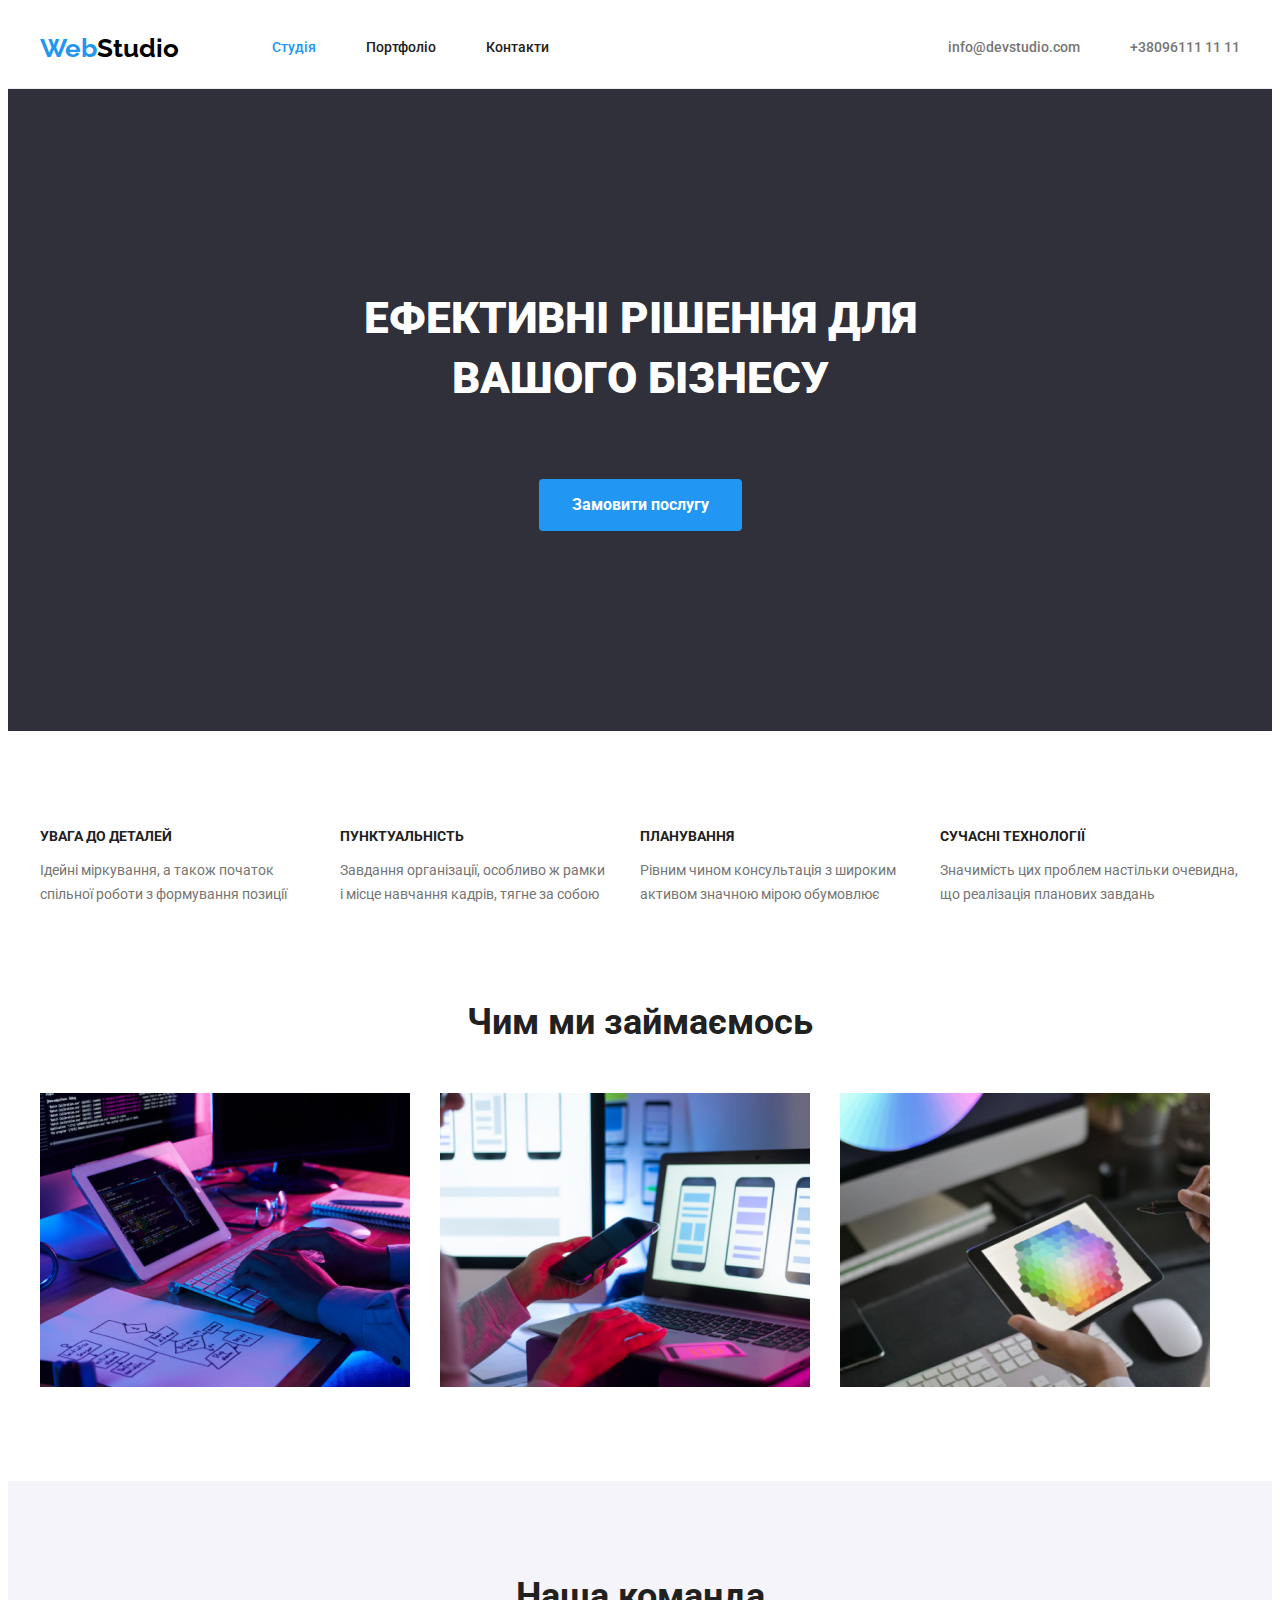
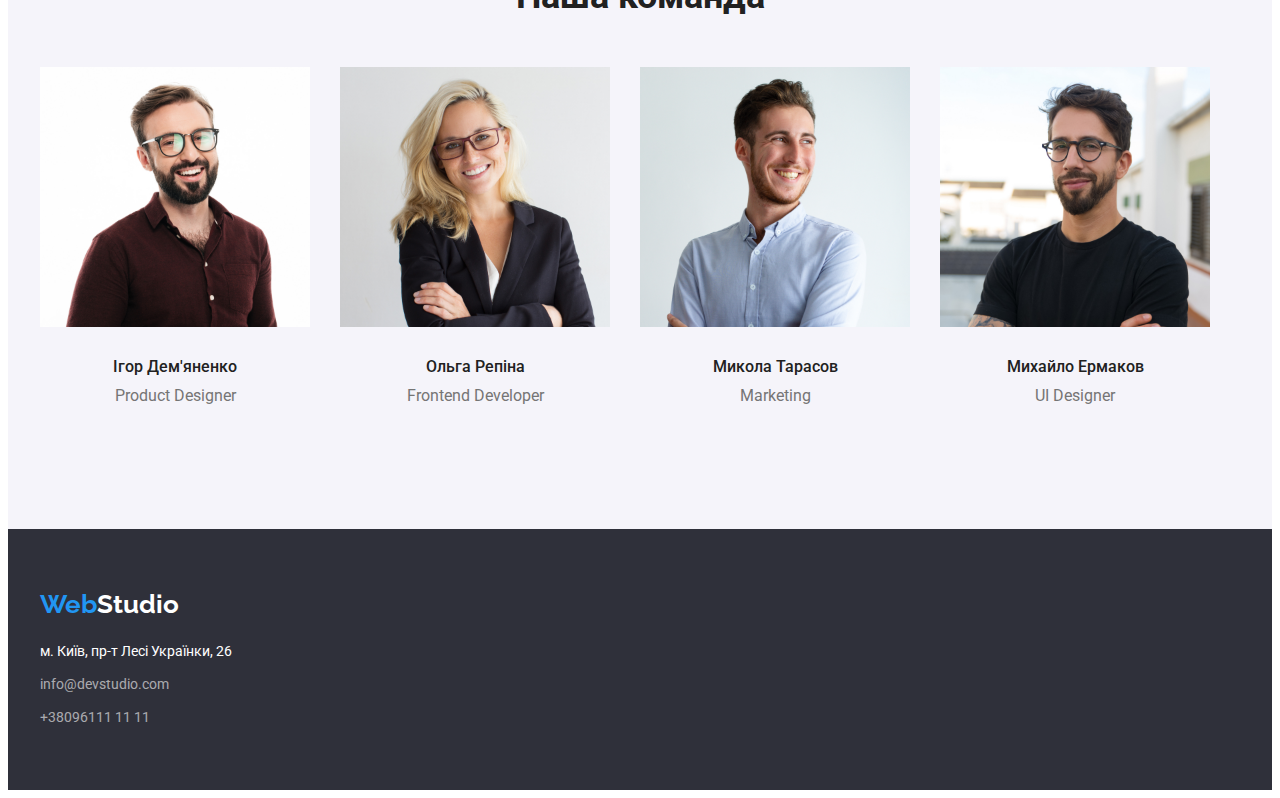
<file: index.html>
<!DOCTYPE html>
<body lang="en">
<head>
    <meta charset="UTF-8">
    <meta http-equiv="X-UA-Compatible" content="IE=edge">
    <meta name="viewport" content="width=>, initial-scale=1.0">
    <title>WebStudio</title>
    <link rel="preconnect" href="https://fonts.googleapis.com" />
    <link rel="preconnect" href="https://fonts.gstatic.com" crossorigin />
    <link href="https://fonts.googleapis.com/css2?family=Raleway:wght@700&family=Roboto:wght@400;500;700;900&display=swap"
        rel="stylesheet" />
    <link rel="stylesheet" href="https://cdnjs.cloudflare.com/ajax/libs/modern-normalize/1.1.0/modern-normalize.min.css"
        integrity="sha512-wpPYUAdjBVSE4KJnH1VR1HeZfpl1ub8YT/NKx4PuQ5NmX2tKuGu6U/JRp5y+Y8XG2tV+wKQpNHVUX03MfMFn9Q=="
        crossorigin="anonymous" referrerpolicy="no-referrer" />
    <link rel="stylesheet" href="./css/styles.css">
</head>
<body>
    <header class="header">
        <div class="container nav-flex">
            <a href="./index.html"  lang="en" class="logo link">Web<span class="logo-black">Studio</span></a>
            <nav class="header-nav">
                <ul class="nav-list list">
                    <li class="nav-item">
                        <a class="nav-link current link" href="./index.html">Cтудія</a>
                    </li>
                    <li class="nav-item">
                        <a class="nav-link link" href="./portfolio.html">Портфоліо</a>
                    </li>
                    <li class="nav-item">
                        <a class="nav-link link" href="./contacts.html">Контакти</a>
                    </li>
                </ul> 
            </nav>      
                <ul class="header-contact-list list">
                    <li class="header-contact-item">
                        <a class="header-contact-link link" href="mailto:info@devstudio.com">info@devstudio.com</a>
                    </li>
                    <li class="header-contact-item">
                        <a class="header-contact-link link" href="tel:+380961111111">+38096111 11 11</a>
                    </li>
                </ul>
        </div> 
    </header>  
<main>
    <section class="section service">
        <div class="container">
            <h1 class="service-title">ЕФЕКТИВНІ РІШЕННЯ ДЛЯ ВАШОГО БІЗНЕСУ</h1>
            <button class="service-button" type="button">Замовити послугу</button>
        </div>    
    </section>
    <section class="section main-content">
        <div class="container">
            <h2 class="section-title visually-hidden" aria-hidden="true" tabindex="-1">Наші переваги</h2>
            <ul class="features list">
                <li class="features-item">
                    <h3 class="features-title">УВАГА ДО ДЕТАЛЕЙ</h3>
                    <p class="features-text">Ідейні міркування, а також початок спільної роботи з формування позиції</p>
                </li>
                <li class="features-item">
                    <h3 class="features-title">ПУНКТУАЛЬНІСТЬ</h3>
                    <p class="features-text">Завдання організації, особливо ж рамки і місце навчання кадрів, тягне за собою</p>
                </li>
                <li class="features-item">
                    <h3 class="features-title">ПЛАНУВАННЯ</h3>
                    <p class="features-text">Рівним чином консультація з широким активом значною мірою обумовлює</p>
                </li>
                <li class="features-item">
                    <h3 class="features-title">СУЧАСНІ ТЕХНОЛОГІЇ</h3>
                    <p class="features-text">Значимість цих проблем настільки очевидна, що реалізація планових завдань</p>
                </li>
            </ul>
        </div>
    </section> 
    <section class="section work">        
        <div class="container">
            <h2 class="work-title">Чим ми займаємось</h2>
            <ul class="work-list list">
                <li class="work-item">
                    <img src="./images webstudio/computer.jpg" alt="Руки чоловіка на клавіатурі на фоні планшета з написаним кодом" width="370" height="294">
                </li>
                <li class="work-item">
                    <img src="./images webstudio/telephone.jpg" alt="Телефон в долоні перед компьютерним єкраном з макетами телефонів" width="370" height="294">
                </li>
                <li class="work-item">
                    <img src="./images webstudio/tablet.jpg" alt="Планшет зі зразком палітри кольорів у руці жінки" width="370" height="294">
                </li>
            </ul>
        </div>
    </section>  
    <section class="section team">         
        <div class="container">
            <h2 class="team-title">Наша команда</h2>
            <ul class="team-list list">
                <li class="team-item">
                    <img src="./images webstudio/demyanenko.jpg" alt="Чоловік в червоній сорочці та окулярах" width="270" height="260">
                    <div class="team-members">
                        <h3 class="team-member">Ігор Дем'яненко</h3>
                        <p class="team-text">Product Designer</p> 
                    </div>
                </li>
                <li class="team-item">
                    <img src="./images webstudio/repina.jpg" alt="Білява жінка в окулярах зі схрещеними руками" width="270" height="260">
                    <div class="team-members">
                        <h3 class="team-member">Ольга Репіна</h3>
                        <p class="team-text">Frontend Developer</p>
                    </div>    
                </li>
                <li class="team-item">
                    <img src="./images webstudio/tarasov.jpg" alt="Чоловік з щирою посмішкою у білій сорочці" width="270" height="260">
                    <div class="team-members">
                        <h3 class="team-member">Микола Тарасов</h3>
                        <p class="team-text">Marketing</p>
                    </div>    
                </li>
                <li class="team-item">
                    <img src="./images webstudio/ermakov.jpg" alt="Чоловік в окулярах та чорній футболці" width="270" height="260">
                    <div class="team-members">
                        <h3 class="team-member">Михайло Ермаков</h3>
                        <p class="team-text">UI Designer</p>
                    </div>    
                </li>
            </ul>
        </div>
    </section> 
</main>
<footer class="footer">
    <div class="container">
    <a href="./index.html" lang="en" class="logo link">Web<span class="logo-white">Studio</span></a>
        <address class="footer-contact">
            <ul class="footer-contact-list list">        
                <li class="footer-contact-item">
                    <a class="footer-contact-map-link link" 
                    href="https://goo.gl/maps/4umdJ6Db8RiHng4y5" 
                    target="_blank" rel="noreferrer noopener">м. Київ, пр-т Лесі Українки, 26</a>
                </li>
                <li class="footer-contact-item">
                    <a class="footer-contact-link link" 
                    href="mailto:info@devstudio.com">info@devstudio.com</a>
                </li>
                <li class="footer-contact-item">
                    <a class="footer-contact-link link"
                    href="tel:+380961111111">+38096111 11 11</a>
                </li>
            </ul>
        </address>
    </div> 
</footer>
</body>        
</html>
</file>
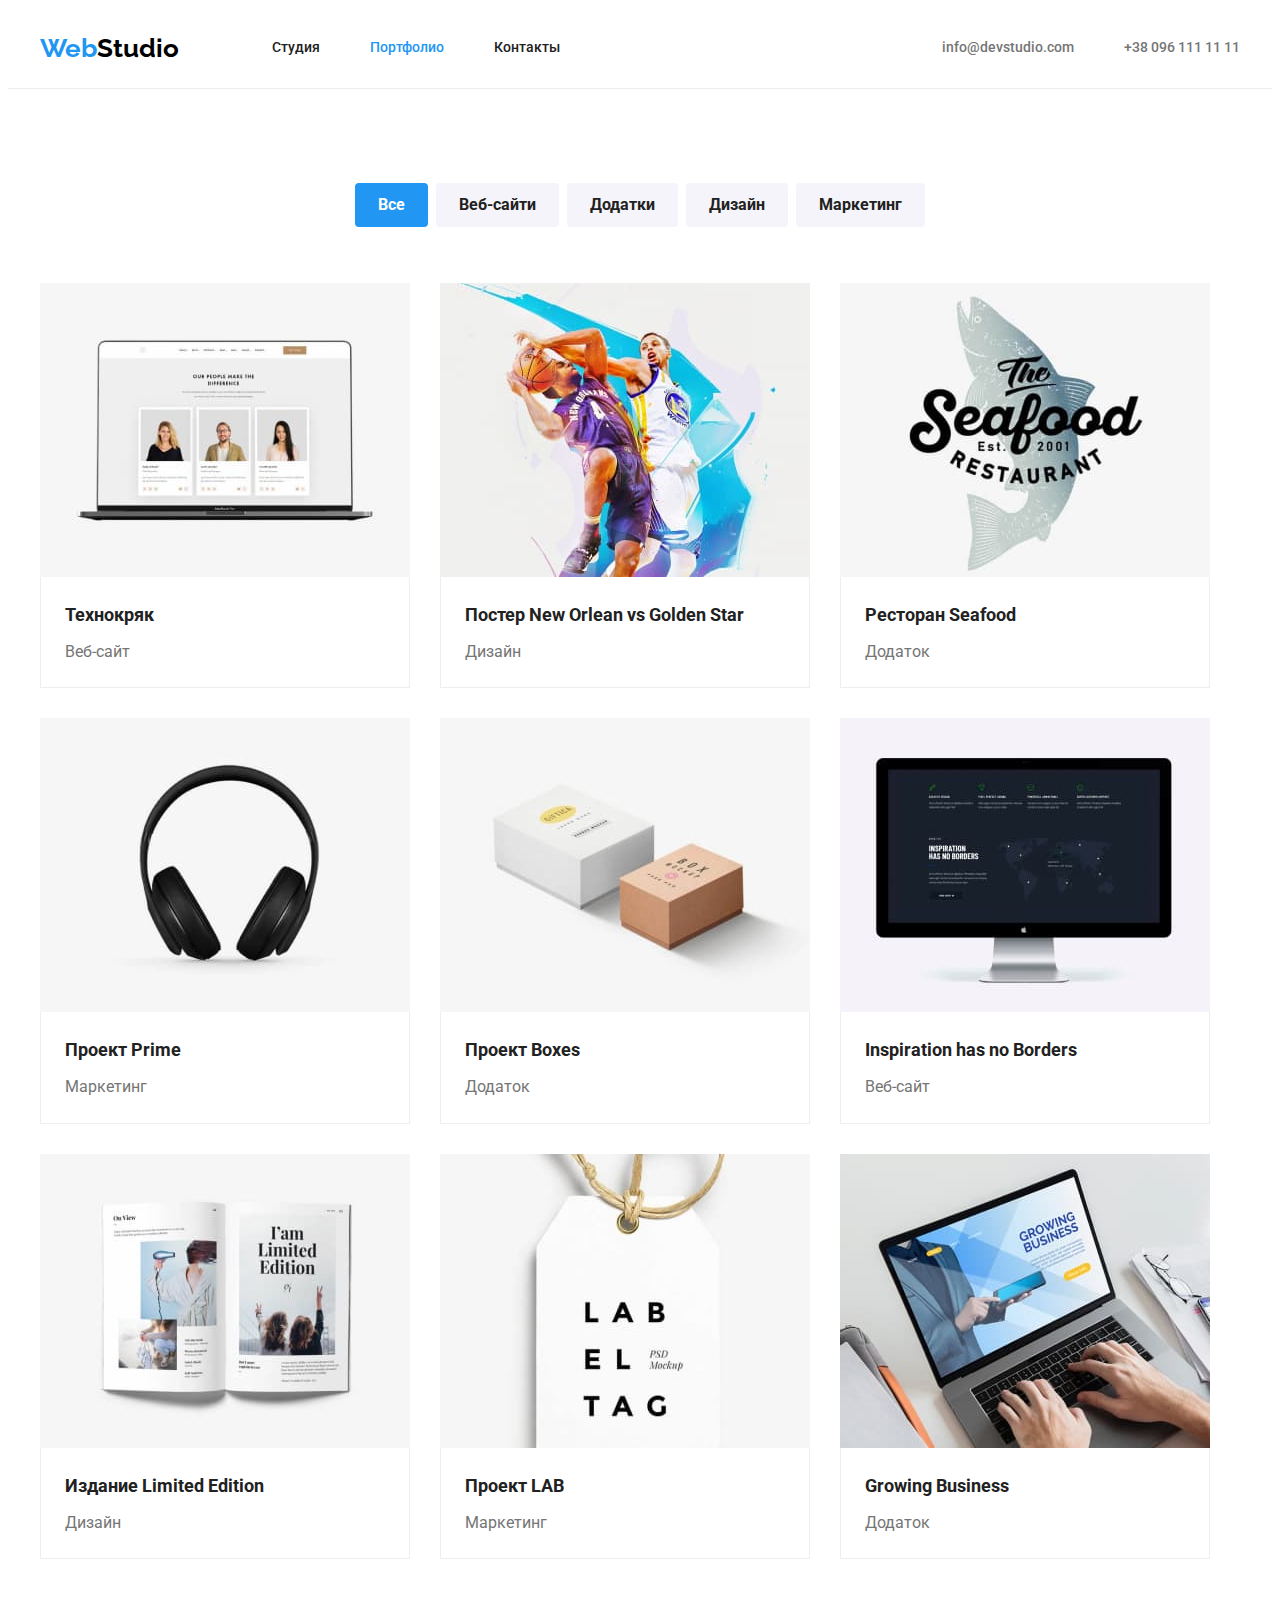
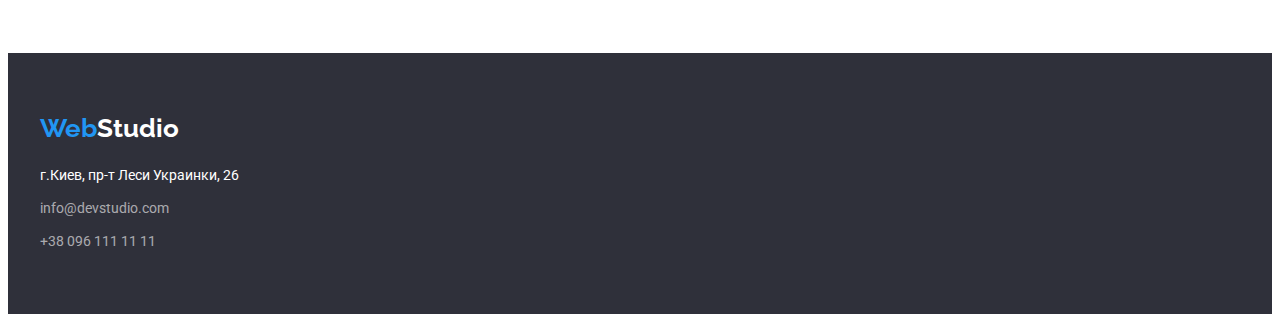
<file: portfolio.html>
<!DOCTYPE html>
<html lang="en">
<head>
    <meta charset="UTF-8">
    <meta http-equiv="X-UA-Compatible" content="IE=edge">
    <meta name="viewport" content="width=device-width, initial-scale=1.0">
    <title>Portfolio</title>
    <link rel="preconnect" href="https://fonts.googleapis.com" />
    <link rel="preconnect" href="https://fonts.gstatic.com" crossorigin />
    <link href="https://fonts.googleapis.com/css2?family=Raleway:wght@700&family=Roboto:wght@400;500;700;900&display=swap"
        rel="stylesheet" />
    <link rel="stylesheet" href="https://cdnjs.cloudflare.com/ajax/libs/modern-normalize/1.1.0/modern-normalize.min.css"
        integrity="sha512-wpPYUAdjBVSE4KJnH1VR1HeZfpl1ub8YT/NKx4PuQ5NmX2tKuGu6U/JRp5y+Y8XG2tV+wKQpNHVUX03MfMFn9Q=="
        crossorigin="anonymous" referrerpolicy="no-referrer" />
    <link rel="stylesheet" href="./css/styles.css">
</head>
<body>
    <!--line-->
    <header class="header"> 
        <div class="container nav-flex">   
            <a class="logo link" href="./index.html">Web<span class="logo-black">Studio</span></a>
            <nav class="header-nav">
                <ul class="nav-list list">
                    <li class="nav-item">
                        <a class="nav-link link" href="./index.html">Студия</a>
                    </li>
                    <li class="nav-item">
                        <a class="nav-link current link" href="./portfolio.html">Портфолио</a>
                    </li>
                    <li class="nav-item">
                        <a class="nav-link link" href="./contacts.html">Контакты</a>
                    </li>
                </ul>
            </nav>
            <ul class="header-contact-list list">
                <li class="header-contact-item">
                    <a class="header-contact-link link" href="mailto:info@devstudio.com">info@devstudio.com</a>
                </li>
                <li class="header-contact-item">
                    <a class="header-contact-link link" href="tel:+380961111111">+38 096 111 11 11</a>
                </li>
            </ul>
        </div>
    </header>
    <main>
         <!--main portfolio-->
        <section class="section portfolio">
            <div class="container">
                <h1 class="section-title visually-hidden aria-hidden="true" tabindex="-1">Меню</h1> 
                <ul class="portfolio-btn-list list">
                    <li class="portfolio-btn-item">
                        <button class="portfolio-button active button" type="button">Все</button>
                    </li>
                    <li class="portfolio-btn-item">
                        <button class="portfolio-button" type="button">Веб-сайти</button>
                    </li>
                    <li class="portfolio-btn-item">
                        <button class="portfolio-button" type="button">Додатки</button>
                    </li>
                    <li class="portfolio-btn-item">
                        <button class="portfolio-button" type="button">Дизайн</button>
                    </li>
                    <li class="portfolio-btn-item">
                        <button class="portfolio-button" type="button">Маркетинг</button>
                    </li>
                </ul>
                <ul class="portfolio-list list">
                    <li class="portfolio-item">
                        <img src="./images portfolio/techno.jpg" 
                        alt="Ноутбук з зображенням першої сторінки сайта Технокряк" width="370" height="294" />
                        <div class="portfolio-frames">
                            <h2 class="portfolio-list-title">Технокряк</h2>
                            <p class="portfolio-list-text">Веб-сайт</p>
                        </div>
                    </li>
                    <li class="portfolio-item">
                        <img src="./images portfolio/bascketball.jpg" 
                        alt="Постер New Orlean vs Golden Star" width="370" height="294" />
                        <div class="portfolio-frames">
                            <h2 class="portfolio-list-title">Постер New Orlean vs Golden Star</h2>
                            <p class="portfolio-list-text">Дизайн</p> 
                        </div>
                    </li>
                    <li class="portfolio-item">
                        <img src="./images portfolio/restaurant.jpg" 
                        alt="Зображення з логотипом ресторану у вигляді риби" width="370" height="294" />
                        <div class="portfolio-frames">
                            <h2 class="portfolio-list-title">Ресторан Seafood</h2>
                            <p class="portfolio-list-text">Додаток</p>
                        </div>    
                    </li>
                    <li class="portfolio-item">
                        <img src="./images portfolio/prime.jpg" 
                        alt="Постер з зображенням бездротових м'яких навушників" width="370" height="294" />
                        <div class="portfolio-frames">
                            <h2 class="portfolio-list-title">Проект Prime</h2>
                            <p class="portfolio-list-text">Маркетинг</p>
                        </div>
                    </li>
                    <li class="portfolio-item">
                        <img src="./images portfolio/boxes.jpg" 
                        alt="Зображення з двома коробками" width="370" height="294" />
                        <div class="portfolio-frames">
                            <h2 class="portfolio-list-title">Проект Boxes</h2>
                            <p class="portfolio-list-text">Додаток</p>
                        </div>    
                    </li>
                    <li class="portfolio-item">
                        <img src="./images portfolio/inspiration.jpg" 
                        alt="Екран монітору з зображенням мапи світу" width="370" height="294" />
                        <div class="portfolio-frames">
                            <h2 class="portfolio-list-title">Inspiration has no Borders</h2>
                            <p class="portfolio-list-text">Веб-сайт</p>
                        </div>    
                    </li>
                    <li class="portfolio-item">
                        <img src="./images portfolio/magazine.jpg" 
                        alt="Зображення розвороту журналу з логотипом на одній із сторінок" width="370" height="294" />
                        <div class="portfolio-frames">
                            <h2 class="portfolio-list-title">Издание Limited Edition</h2>
                            <p class="portfolio-list-text">Дизайн</p>
                        </div>
                    </li>
                    <li class="portfolio-item">
                        <img src="./images portfolio/labeltag.jpg" 
                        alt="Бірка з логотипом магазину на шнурку" width="370" height="294" />
                        <div class="portfolio-frames">
                            <h2 class="portfolio-list-title">Проект LAB</h2>
                            <p class="portfolio-list-text">Маркетинг</p>
                        </div>    
                    </li>
                    <li class="portfolio-item">
                        <img src="./images portfolio/business.jpg" 
                        alt="Зображення екрану монітора з першою сторінкою сайту GB" width="370" height="294" />
                        <div class="portfolio-frames">
                            <h2 class="portfolio-list-title">Growing Business</h2>
                            <p class="portfolio-list-text">Додаток</p>
                        </div>    
                    </li>
                </ul>
            </div>
        </section>       
    </main> 
    <footer class="footer">
        <div class="container">
            <a class="logo link" href="./index.html">Web<span class="logo-white">Studio</span></a>
            <address class="footer-contact">
                <ul class="footer-contact-list list">
                    <li class="footer-contact-item">
                        <a class="footer-contact-map-link link" 
                        href="https://goo.gl/maps/4umdJ6Db8RiHng4y5" 
                        target="_blank" rel="noreferrer noopener">г.Киев, пр-т Леси Украинки, 26</a>
                    </li>
                    <li class="footer-contact-item">
                        <a class="footer-contact-link link" 
                        href="mailto:info@devstudio.com">info@devstudio.com</a>
                    </li>
                    <li class="footer-contact-item">
                        <a class="footer-contact-link link" 
                        href="tel:+380961111111">+38 096 111 11 11</a>
                    </li>
                </ul>
            </address>
        </div>
    </footer>
</body>
</html>
</file>
<file: css/styles.css>
:root {
--white-text-color: #ffffff;
--accent-color: #2196f3;
--black-logo-color: #000000;
--footer-text-color: #ffffff99;
--white-background-color: #ffffff;
--hero-background-color: #2f303a;
--team-background-color: #f5f4fa;
--primary-text-color: #212121;
--secondary-text-color: #757575;
--border-header-color: #ececec;
--border-portfolio-color: #eeeeee;
}

body {
    font-family: Roboto, sans-serif;
    background-color: var(--white-background-color);
    color: var(--primary-text-color);
}

h1, h2, h3, h4, h5, h6, ul, p {
    margin: 0;
    padding: 0;
}

.list {
    list-style-type: none;
}
 
.link {
    text-decoration: none;
}

img {
    display: block;
    max-width: 100%;
    height: auto;
}

.container {
    width: 1200px;
    margin-left: auto;
    margin-right: auto;
    padding-left: 15px;
    padding-right: 15px; 
}

.section {
    padding-top: 94px;
    padding-bottom: 94px;
}

.header {
    background-color: var(--white-background-color);
}

.logo {
    font-family: Raleway, sans-serif; 
    margin-left: 0;
    font-weight: 700; 
    font-size: 26px; 
    line-height: 1.19; 
    color: var(--accent-color);
    align-items: center;
    text-align: center;
}

.logo-black {
    color: var(--black-logo-color);
}

.header {
    border-bottom: 1px solid;
    border-color: var(--border-header-color); 
}

.header-nav {
    margin-left: 93px;
}

.nav-flex {
    display: flex;
    align-items: center;
}

.nav-list {
    display: flex;
    align-items: center;
}

.nav-item:not(:last-child) {
    margin-right: 50px;
}

.nav-link {
    display: block;
    margin-right: 0;
    padding-top: 32px;
    padding-bottom: 32px;
    font-family: Roboto, sans-serif;
    font-weight: 500;
    font-size: 14px;
    line-height: 1.14;
    color: var(--primary-text-color);
    align-items: center;
}

.header-nav {
    display: flex;
    font-weight: 500;
    align-items: center;
} 

.current {
    color: var(--accent-color);
}


.header-contact-list {
    display: flex;
    margin-left: auto;
    align-items: center;
}

.header-contact-item:not(:first-child) {
    margin-left: 50px;
}

.header-contact-link {
    display: block;
    padding-top: 32px;
    padding-bottom: 32px;
    font-weight: 500;
    font-size: 14px;
    line-height: 1.14;
    align-items: center;
    color: var(--secondary-text-color);
}

.header-contact-link:hover,
.header-contact-link:focus {
    background-color: var(--white-background-color);
    color: var(--accent-color);
}

.footer-contact {
    margin-top: 20px;
}

.footer-contact-item:not(:last-child) {
    margin-bottom: 9px;
}

.footer-contact-map-link {
    font-size: 14px;
    font-style: normal;
    line-height: 1.71;
    color: var(--white-text-color);
}

.footer-contact-link {
    font-size: 14px;
    font-style: normal;
    line-height: 1.71;
    color: var(--footer-text-color);
}


.footer-contact-map-link:hover,
.footer-contact-map-link:focus {
    color: var(--accent-color);
}

.footer-contact-link:hover,
.footer-contact-link:focus {
    color: var(--accent-color);
}

.footer {
    padding-top: 60px;
    padding-bottom: 60px;
    background-color: var(--hero-background-color);
}

.logo-white {
    color: var(--white-text-color);
}

.section-title {
    visibility: hidden;
    position: absolute;
    white-space: nowrap;
    width: 1px;
    height: 1px;
    overflow: hidden;
    border: 0;
    padding: 0;
    margin: -1px;
}

.service-title {
    margin-bottom: 30px;
    margin-left: auto;
    margin-right: auto;
    max-width: 696px;
    font-family: Roboto, sans-serif;
    font-weight: 900;
    font-size: 44px;
    line-height: 1.36;
    text-transform: uppercase;
    color: var(--white-text-color);
}

.service {
    padding-top: 200px;
    padding-bottom: 200px;
    text-align: center;
    background-color: var(--hero-background-color);
}

.service-button {
    display: inline-block;
    font-family: Roboto, sans-serif;
    font-weight: 700;
    font-size: 16px;
    line-height: 1.88;
    cursor: pointer;
    margin-top: 40px;
    min-width: 200px;
    border-radius: 4px;
    border: 1px solid transparent;
    padding: 10px 32px;
    background-color: var(--accent-color);
    color: var(--white-text-color);
}

.service-button:hover,
.service-button:focus {
    background-color: var(--white-background-color);
    color: var(--accent-color);
}

.menu {
    display: flex;
    justify-content: center;
}

.portfolio-button {
    display: inline-block;
    min-width: 73px;
    border-radius: 4px;
    border: 1px solid transparent;
    background-color: var(--team-background-color);
    padding: 6px 22px;
    font-family: Roboto, 
    sans-serif;
    font-weight: 700;
    font-size: 16px;
    line-height: 1.88;
    
    cursor: pointer;
    color: var(--primary-text-color);
}

.portfolio-btn-item:not(:last-child) {
    margin-right: 8px;
}

.portfolio-btn-list {
    display: flex;
    justify-content: center;
    margin-bottom: 56px;
}

.portfolio-list {
    display: flex;
    flex-wrap: wrap;
    margin: -15px;
}

.portfolio-item {
    margin: 15px;
}

.active.button {
    background-color: var(--accent-color);
    color: var(--white-text-color);
}

.portfolio-button:hover,
.portfolio-button:focus {
    background-color: var(--white-background-color);
    color: var(--accent-color);
}

.portfolio-list-title {
    font-family: Roboto, sans-serif;
    font-weight: 700;
    font-size: 18px;
    line-height: 2;
    color: var(--primary-text-color);
}

.portfolio-list-text {
    font-family: Roboto, sans-serif;
    font-size: 16px;
    line-height: 1.9;
    margin-top: 4px;
    color: var(--secondary-text-color);
}

.portfolio-frames {
    border: 1px solid var(--border-portfolio-color);
    border-top: transparent;
    padding: 20px 24px;
}

.features {
    display: flex;
}

.features-item:not(:last-child) {
    margin-right: 30px;
    max-width: 270px;
}

.features-title {
    font-weight: 700;
    font-size: 14px;
    line-height: 1.71;
    text-decoration: uppercase;
    color: var(--primary-text-color);
}  

.features-text {
    font-family: Roboto, sans-serif;
    font-size: 14px;
    line-height: 1.71;
    margin-top: 10px;
    color: var(--secondary-text-color);
}

.work {
    padding-top: 0;
    padding-bottom: 94px;
}

.work-list {
    display: flex;
}

.work-title { 
    font-family: Roboto, sans-serif;
    font-weight: 700;
    font-size: 36px;
    line-height: 1.17;
    margin-bottom: 50px;
    text-align: center;
    align-items: center;
    color: var(--primary-text-color);
}

.work-item {
    margin-right: 30px;
}

.work-item:last-child {
    margin-right: 0;
}

.team {
    background-color: var(--team-background-color);
}

.team-list {
    display: flex;
}

.team-title {
    font-family: Roboto, sans-serif;
    font-weight: 700;
    font-size: 36px;
    line-height: 1.17;
    text-align: center;
    margin-bottom: 50px;
    color: var(--primary-text-color);
}

.team-members {
    padding: 30px 0;
}

.team-member {
    font-family: Roboto, 
    sans-serif;
    font-weight: 500;
    font-size: 16px;
    line-height: 1.19;
    text-align: center;
    color: var(--primary-text-color);
}

.team-item {
    margin-right: 30px;
}

.team-item:last-child {
    margin-right: 0;
}

.team-text {
    font-family: Roboto, 
    sans-serif;
    font-size: 16px;
    line-height: 1.19;
    text-align: center;
    margin-top: 10px;
    color: var(--secondary-text-color);
}

.nav-link:focus,
.nav-link:hover {
    color: var(--accent-color);
}
</file>
